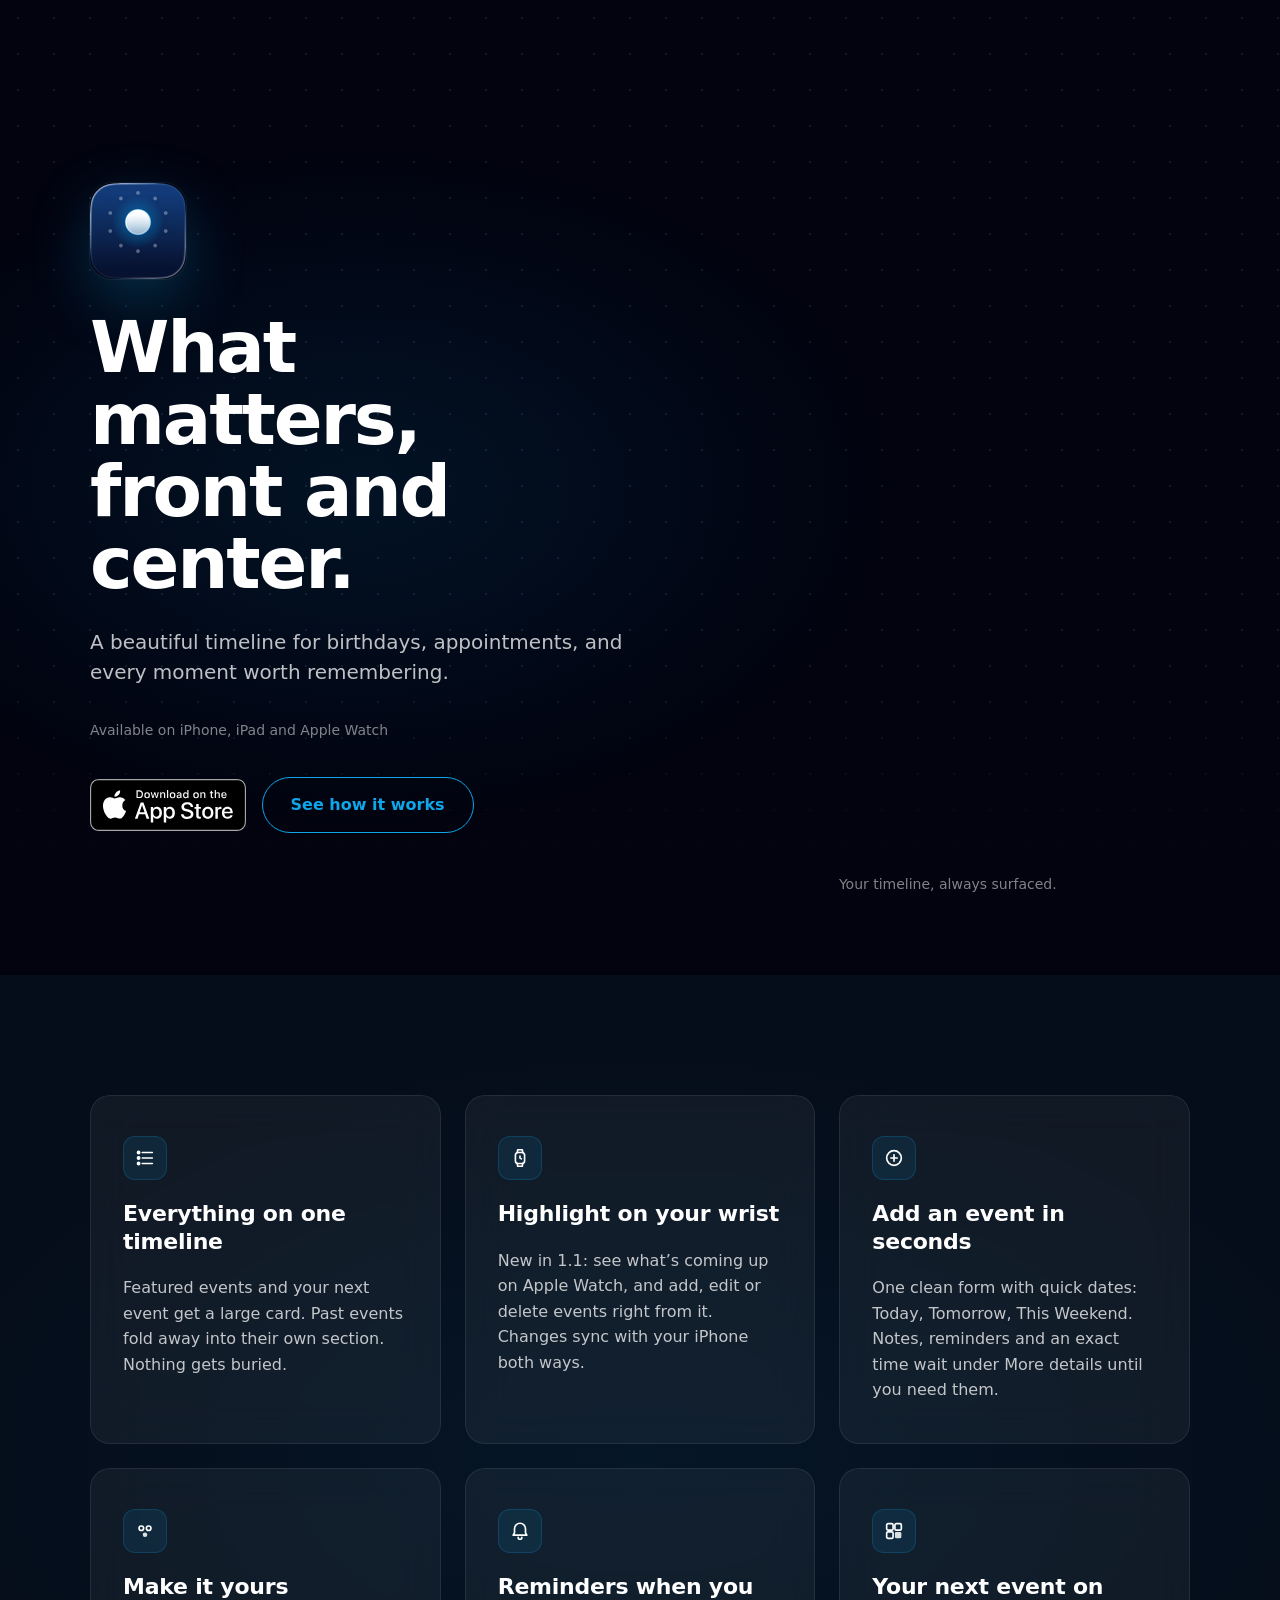
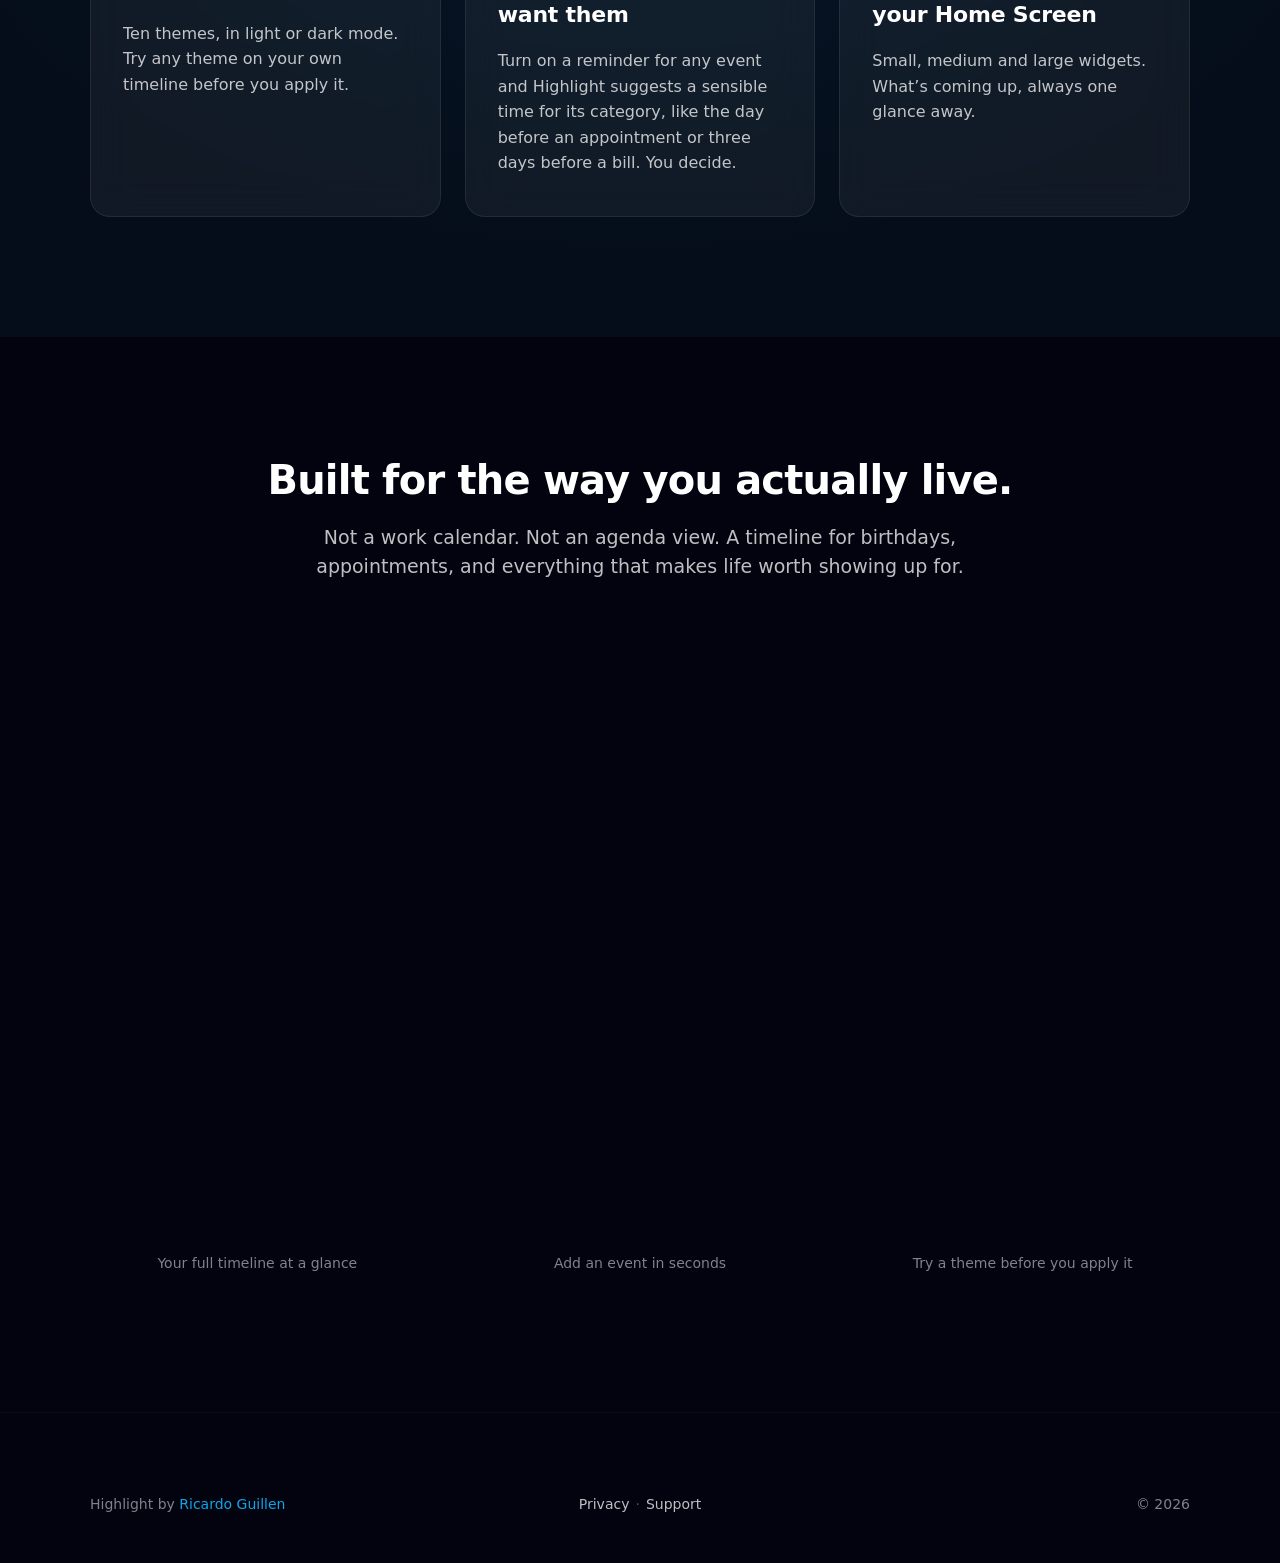
<file: index.html>
<!DOCTYPE html>
<html lang="en">
<head>
<meta charset="UTF-8">
<meta name="viewport" content="width=device-width, initial-scale=1.0">
<title>Highlight — What matters, front and center.</title>
<meta name="description" content="A beautiful timeline for birthdays, appointments, and every moment worth remembering. Highlight is the personal life event organizer for iPhone, iPad and Apple Watch.">
<meta name="theme-color" content="#02030F">
<meta http-equiv="Content-Security-Policy" content="default-src 'self'; style-src 'self'; img-src 'self'; script-src 'self'; form-action 'none';">
<meta name="referrer" content="strict-origin-when-cross-origin">
<link rel="icon" type="image/png" href="assets/icon.png">
<link rel="stylesheet" href="styles.css">
</head>
<body class="page">

  <!-- ============ HERO ============ -->
  <header class="hero" data-screen-label="01 Hero">
    <div class="hero-inner">

      <div class="hero-text">
        <img class="hero-icon" src="assets/icon.png" alt="Highlight app icon">
        <h1>What matters,<br>front and center.</h1>
        <p class="hero-descriptor">A beautiful timeline for birthdays, appointments, and every moment worth remembering.</p>
        <p class="social-proof">
          <span>Available on iPhone, iPad and Apple Watch</span>
        </p>
        <div class="cta-row">
          <a class="btn-appstore" href="https://apps.apple.com/us/app/highlight-moments/id6767762435" aria-label="Download Highlight on the App Store">
            <img src="assets/app-store-badge.svg" alt="Download on the App Store" width="156" height="52">
          </a>
          <a class="btn-secondary" href="#features">See how it works</a>
        </div>
      </div>

      <div class="device-col">
        <div class="device-frame fade-in">
          <img src="assets/screenshot-01-timeline.png" alt="Highlight timeline with a large featured Product Launch card for today, followed by upcoming events" width="660" height="1434" loading="eager">
        </div>
        <p class="device-caption">Your timeline, always surfaced.</p>
      </div>

    </div>
  </header>

  <!-- ============ FEATURES ============ -->
  <section class="features" id="features" data-screen-label="02 Features">
    <div class="features-grid">

      <article class="feature-card">
        <div class="feature-icon" aria-hidden="true">
          <svg width="22" height="22" viewBox="0 0 24 24" fill="none" stroke="currentColor" stroke-width="1.8" stroke-linecap="round" stroke-linejoin="round">
            <circle cx="5" cy="6" r="1.2" fill="currentColor"></circle>
            <line x1="9" y1="6" x2="20" y2="6"></line>
            <circle cx="5" cy="12" r="1.2" fill="currentColor"></circle>
            <line x1="9" y1="12" x2="20" y2="12"></line>
            <circle cx="5" cy="18" r="1.2" fill="currentColor"></circle>
            <line x1="9" y1="18" x2="20" y2="18"></line>
          </svg>
        </div>
        <h3>Everything on one timeline</h3>
        <p>Featured events and your next event get a large card. Past events fold away into their own section. Nothing gets buried.</p>
      </article>

      <article class="feature-card">
        <div class="feature-icon" aria-hidden="true">
          <svg width="22" height="22" viewBox="0 0 24 24" fill="none" stroke="currentColor" stroke-width="1.8" stroke-linecap="round" stroke-linejoin="round">
            <rect x="7" y="6" width="10" height="12" rx="3"></rect>
            <path d="M9 6l.5-3h5l.5 3"></path>
            <path d="M9 18l.5 3h5l.5-3"></path>
            <polyline points="12 10 12 12 13.5 13"></polyline>
          </svg>
        </div>
        <h3>Highlight on your wrist</h3>
        <p>New in 1.1: see what&rsquo;s coming up on Apple Watch, and add, edit or delete events right from it. Changes sync with your iPhone both ways.</p>
      </article>

      <article class="feature-card">
        <div class="feature-icon" aria-hidden="true">
          <svg width="22" height="22" viewBox="0 0 24 24" fill="none" stroke="currentColor" stroke-width="1.8" stroke-linecap="round" stroke-linejoin="round">
            <circle cx="12" cy="12" r="8"></circle>
            <line x1="12" y1="8.5" x2="12" y2="15.5"></line>
            <line x1="8.5" y1="12" x2="15.5" y2="12"></line>
          </svg>
        </div>
        <h3>Add an event in seconds</h3>
        <p>One clean form with quick dates: Today, Tomorrow, This Weekend. Notes, reminders and an exact time wait under More details until you need them.</p>
      </article>

      <article class="feature-card">
        <div class="feature-icon" aria-hidden="true">
          <svg width="22" height="22" viewBox="0 0 24 24" fill="none" stroke="currentColor" stroke-width="1.8" stroke-linecap="round" stroke-linejoin="round">
            <circle cx="8" cy="9" r="2.5"></circle>
            <circle cx="16" cy="9" r="2.5"></circle>
            <circle cx="12" cy="16" r="2.5" fill="currentColor" stroke="none" opacity="0.85"></circle>
          </svg>
        </div>
        <h3>Make it yours</h3>
        <p>Ten themes, in light or dark mode. Try any theme on your own timeline before you apply it.</p>
      </article>

      <article class="feature-card">
        <div class="feature-icon" aria-hidden="true">
          <svg width="22" height="22" viewBox="0 0 24 24" fill="none" stroke="currentColor" stroke-width="1.8" stroke-linecap="round" stroke-linejoin="round">
            <path d="M6 9.5a6 6 0 0 1 12 0V14l1.5 2.5H4.5L6 14V9.5z"></path>
            <path d="M10 19a2 2 0 0 0 4 0"></path>
          </svg>
        </div>
        <h3>Reminders when you want them</h3>
        <p>Turn on a reminder for any event and Highlight suggests a sensible time for its category, like the day before an appointment or three days before a bill. You decide.</p>
      </article>

      <article class="feature-card">
        <div class="feature-icon" aria-hidden="true">
          <svg width="22" height="22" viewBox="0 0 24 24" fill="none" stroke="currentColor" stroke-width="1.8" stroke-linecap="round" stroke-linejoin="round">
            <rect x="4" y="4" width="7" height="7" rx="1.5"></rect>
            <rect x="13" y="4" width="7" height="7" rx="1.5"></rect>
            <rect x="4" y="13" width="7" height="7" rx="1.5"></rect>
            <rect x="13" y="13" width="7" height="7" rx="1.5" fill="currentColor" stroke="none" opacity="0.85"></rect>
          </svg>
        </div>
        <h3>Your next event on your Home Screen</h3>
        <p>Small, medium and large widgets. What&rsquo;s coming up, always one glance away.</p>
      </article>

    </div>
  </section>

  <!-- ============ SHOWCASE ============ -->
  <section class="showcase" data-screen-label="03 Showcase">
    <div class="showcase-head">
      <h2>Built for the way you actually live.</h2>
      <p>Not a work calendar. Not an agenda view. A timeline for birthdays, appointments, and everything that makes life worth showing up for.</p>
    </div>

    <div class="showcase-grid">

      <figure class="showcase-item">
        <div class="device-frame fade-in">
          <img src="assets/screenshot-01-timeline.png" alt="Highlight timeline showing today&rsquo;s and tomorrow&rsquo;s events grouped by day" width="660" height="1434" loading="lazy">
        </div>
        <figcaption class="device-caption">Your full timeline at a glance</figcaption>
      </figure>

      <figure class="showcase-item">
        <div class="device-frame fade-in">
          <img src="assets/screenshot-02-add-event.png" alt="Highlight add event form with a title, quick dates Today, Tomorrow and This Weekend, and a category" width="660" height="1434" loading="lazy">
        </div>
        <figcaption class="device-caption">Add an event in seconds</figcaption>
      </figure>

      <figure class="showcase-item">
        <div class="device-frame fade-in">
          <img src="assets/screenshot-03-themes.png" alt="Try a Theme previewing the Sunset Vibrant theme on the timeline, with a row of theme swatches" width="660" height="1434" loading="lazy">
        </div>
        <figcaption class="device-caption">Try a theme before you apply it</figcaption>
      </figure>

    </div>
  </section>

  <!-- ============ FOOTER ============ -->
  <footer class="footer" data-screen-label="04 Footer">
    <div class="footer-inner">
      <span class="left">Highlight by <a href="https://ricardoguillen.dev" rel="noopener noreferrer">Ricardo Guillen</a></span>
      <span class="center">
        <a href="privacy.html">Privacy</a>
        <span class="sep">·</span>
        <a href="support.html">Support</a>
      </span>
      <span class="right">© 2026</span>
    </div>
  </footer>

  <script defer src="script.js"></script>

</body>
</html>
</file>
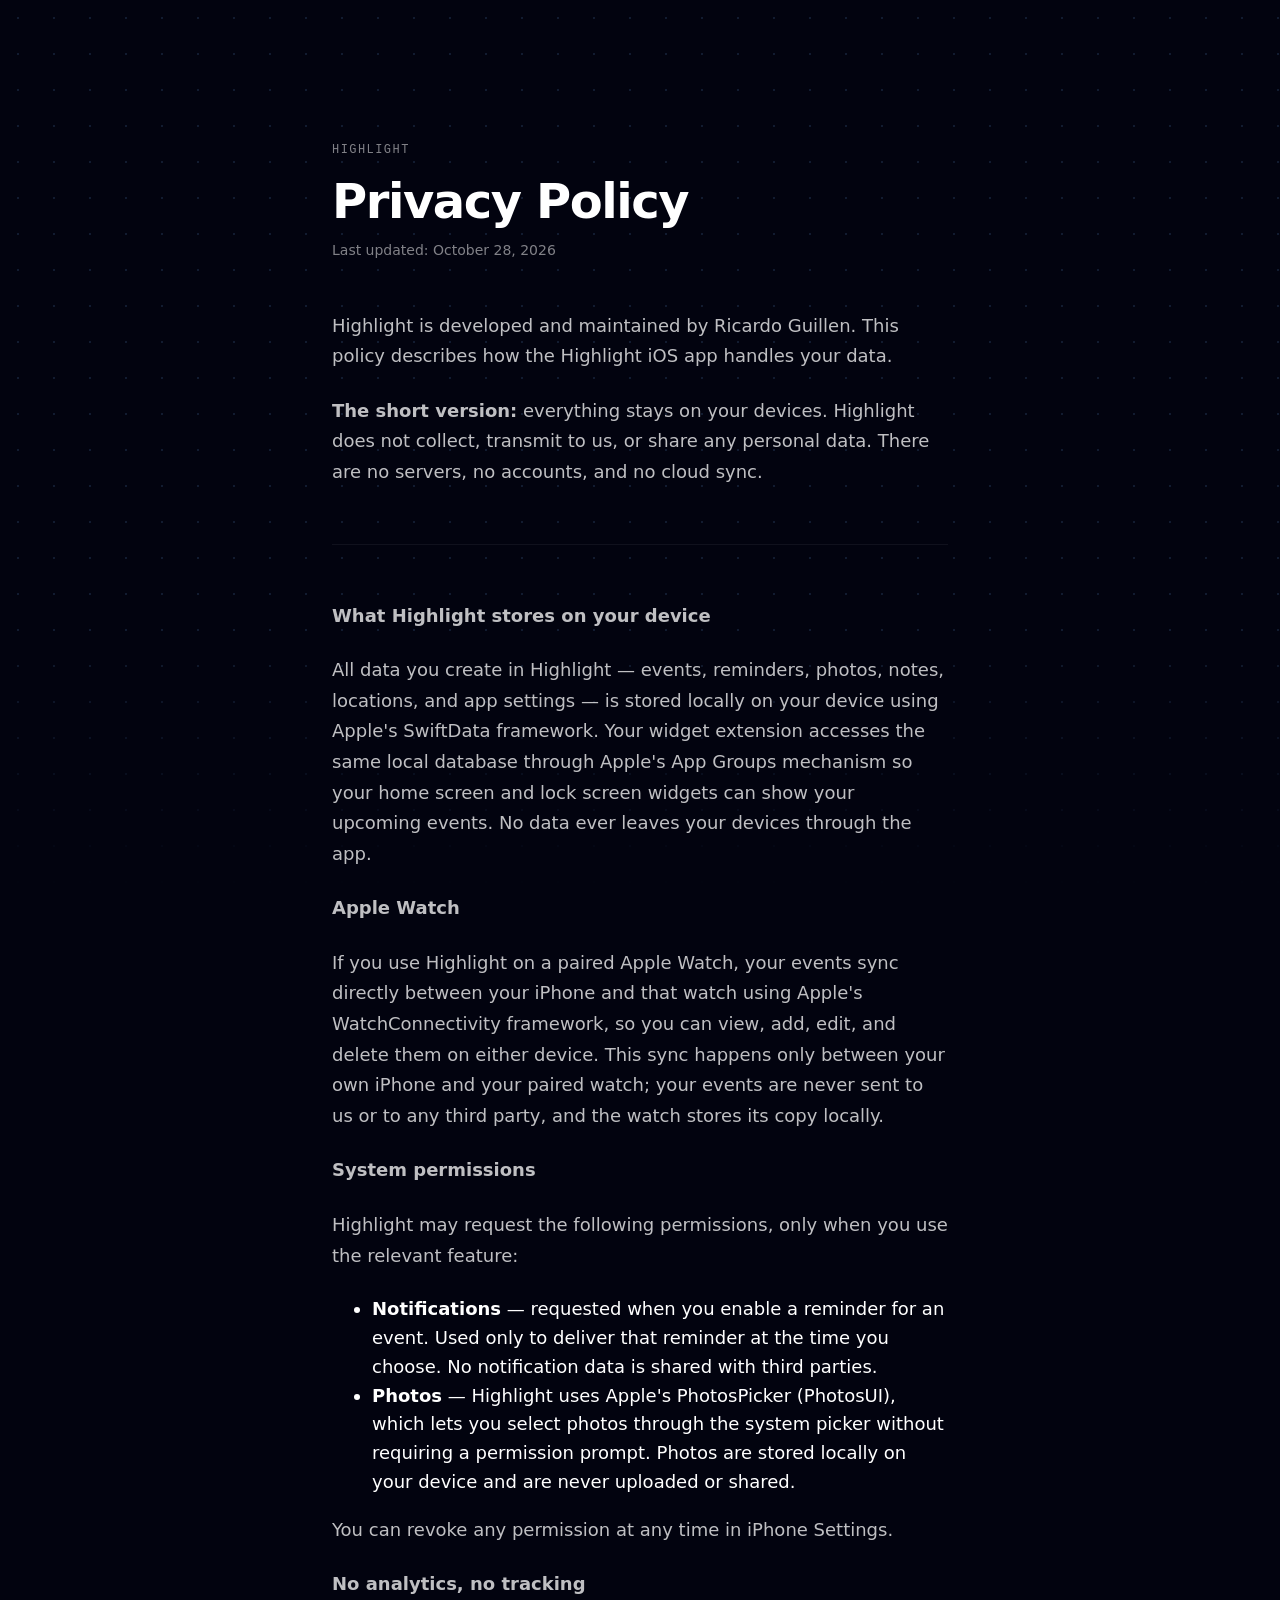
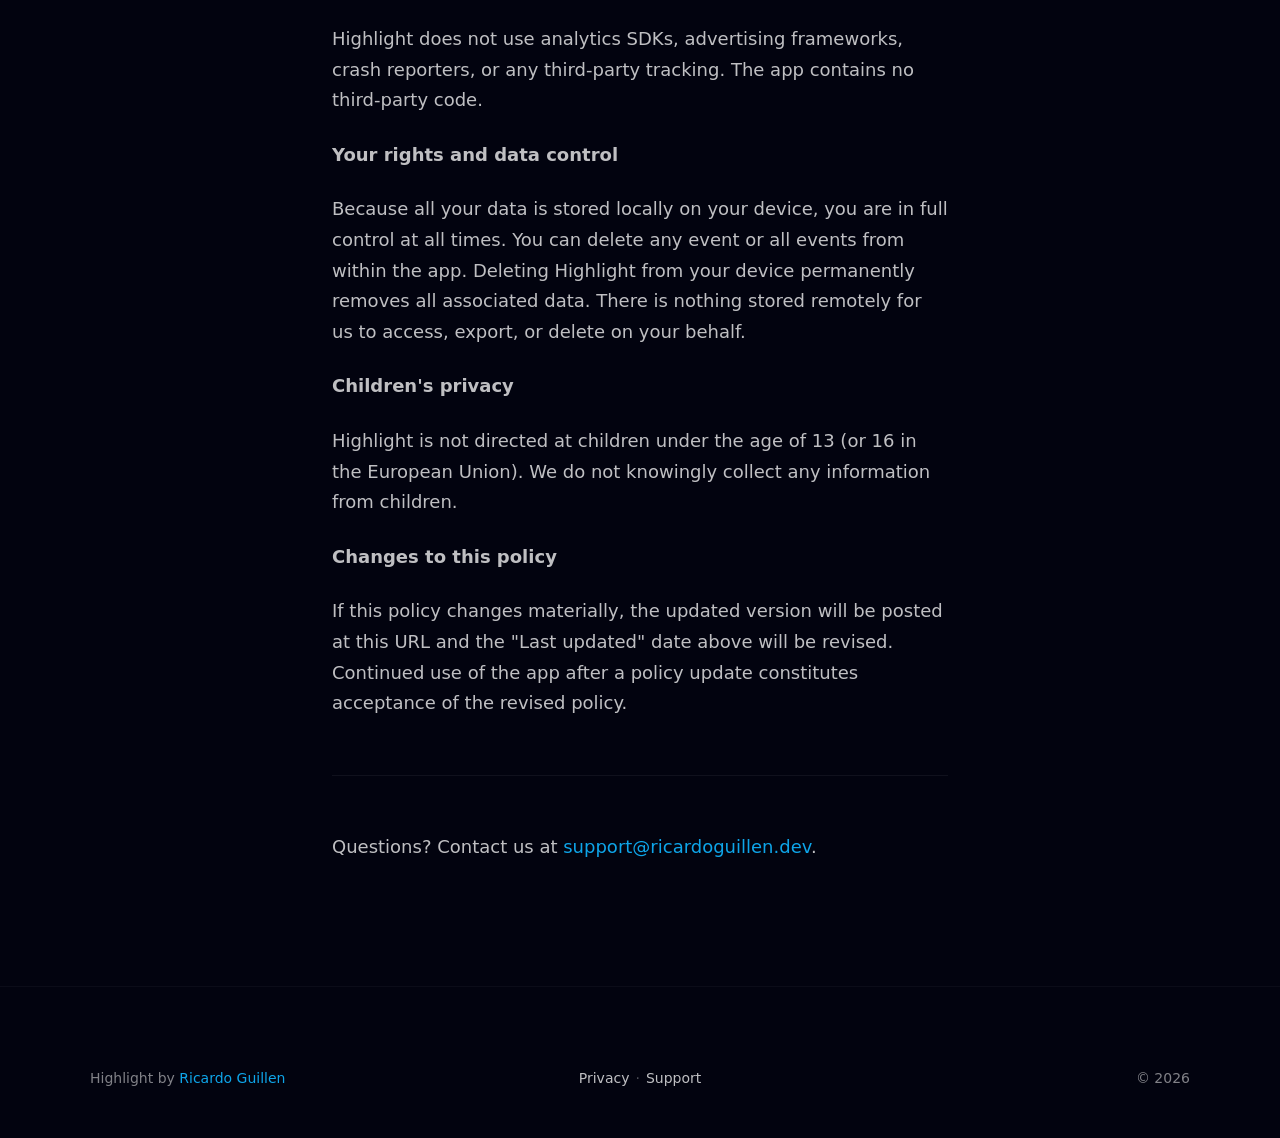
<file: privacy.html>
<!DOCTYPE html>
<html lang="en">
<head>
<meta charset="UTF-8">
<meta name="viewport" content="width=device-width, initial-scale=1.0">
<title>Privacy Policy — Highlight</title>
<meta name="description" content="Highlight collects no personal data. Everything stays on your device.">
<meta name="theme-color" content="#02030F">
<meta http-equiv="Content-Security-Policy" content="default-src 'self'; style-src 'self'; img-src 'self'; script-src 'none'; form-action 'none';">
<meta name="referrer" content="strict-origin-when-cross-origin">
<link rel="icon" type="image/png" href="assets/icon.png">
<link rel="stylesheet" href="styles.css">
</head>
<body class="page">

  <main class="doc">
    <p class="eyebrow">Highlight</p>
    <h1>Privacy Policy</h1>
    <p class="updated">Last updated: October 28, 2026</p>

    <p>Highlight is developed and maintained by Ricardo Guillen. This policy describes how the Highlight iOS app handles your data.</p>

    <p><strong>The short version:</strong> everything stays on your devices. Highlight does not collect, transmit to us, or share any personal data. There are no servers, no accounts, and no cloud sync.</p>

    <hr>

    <p><strong>What Highlight stores on your device</strong></p>
    <p>All data you create in Highlight — events, reminders, photos, notes, locations, and app settings — is stored locally on your device using Apple's SwiftData framework. Your widget extension accesses the same local database through Apple's App Groups mechanism so your home screen and lock screen widgets can show your upcoming events. No data ever leaves your devices through the app.</p>

    <p><strong>Apple Watch</strong></p>
    <p>If you use Highlight on a paired Apple Watch, your events sync directly between your iPhone and that watch using Apple's WatchConnectivity framework, so you can view, add, edit, and delete them on either device. This sync happens only between your own iPhone and your paired watch; your events are never sent to us or to any third party, and the watch stores its copy locally.</p>

    <p><strong>System permissions</strong></p>
    <p>Highlight may request the following permissions, only when you use the relevant feature:</p>
    <ul>
      <li><strong>Notifications</strong> — requested when you enable a reminder for an event. Used only to deliver that reminder at the time you choose. No notification data is shared with third parties.</li>
      <li><strong>Photos</strong> — Highlight uses Apple's PhotosPicker (PhotosUI), which lets you select photos through the system picker without requiring a permission prompt. Photos are stored locally on your device and are never uploaded or shared.</li>
    </ul>
    <p>You can revoke any permission at any time in iPhone Settings.</p>

    <p><strong>No analytics, no tracking</strong></p>
    <p>Highlight does not use analytics SDKs, advertising frameworks, crash reporters, or any third-party tracking. The app contains no third-party code.</p>

    <p><strong>Your rights and data control</strong></p>
    <p>Because all your data is stored locally on your device, you are in full control at all times. You can delete any event or all events from within the app. Deleting Highlight from your device permanently removes all associated data. There is nothing stored remotely for us to access, export, or delete on your behalf.</p>

    <p><strong>Children's privacy</strong></p>
    <p>Highlight is not directed at children under the age of 13 (or 16 in the European Union). We do not knowingly collect any information from children.</p>

    <p><strong>Changes to this policy</strong></p>
    <p>If this policy changes materially, the updated version will be posted at this URL and the "Last updated" date above will be revised. Continued use of the app after a policy update constitutes acceptance of the revised policy.</p>

    <hr>

    <p>Questions? Contact us at <a href="mailto:support@ricardoguillen.dev">support@ricardoguillen.dev</a>.</p>
  </main>

  <footer class="footer">
    <div class="footer-inner">
      <span class="left">Highlight by <a href="https://ricardoguillen.dev" rel="noopener noreferrer">Ricardo Guillen</a></span>
      <span class="center">
        <a href="privacy.html">Privacy</a>
        <span class="sep">·</span>
        <a href="support.html">Support</a>
      </span>
      <span class="right">© 2026</span>
    </div>
  </footer>

</body>
</html>
</file>
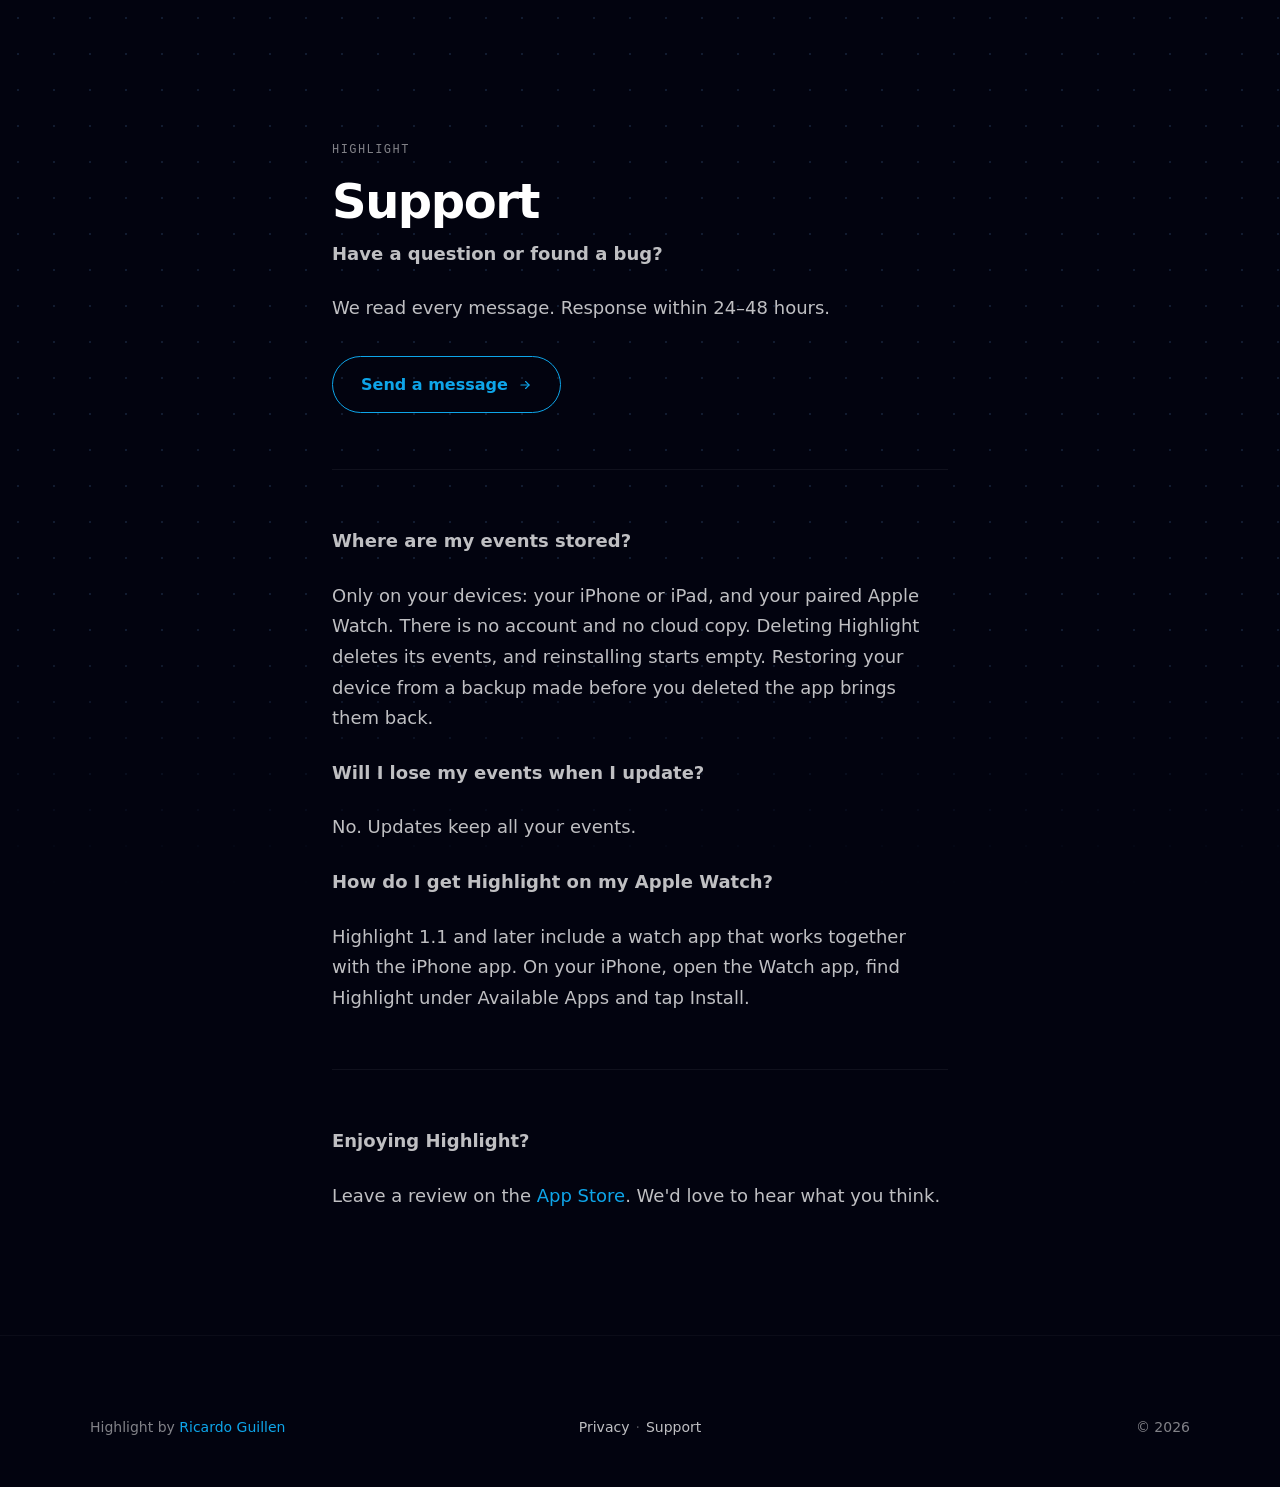
<file: support.html>
<!DOCTYPE html>
<html lang="en">
<head>
<meta charset="UTF-8">
<meta name="viewport" content="width=device-width, initial-scale=1.0">
<title>Support — Highlight</title>
<meta name="description" content="Get help with Highlight, or leave a review on the App Store.">
<meta name="theme-color" content="#02030F">
<meta http-equiv="Content-Security-Policy" content="default-src 'self'; style-src 'self'; img-src 'self'; script-src 'none'; form-action 'none';">
<meta name="referrer" content="strict-origin-when-cross-origin">
<link rel="icon" type="image/png" href="assets/icon.png">
<link rel="stylesheet" href="styles.css">
</head>
<body class="page">

  <main class="doc">
    <p class="eyebrow">Highlight</p>
    <h1>Support</h1>

    <p><strong>Have a question or found a bug?</strong></p>
    <p>We read every message. Response within 24&ndash;48 hours.</p>
    <p class="doc-cta">
      <a class="btn-secondary" href="mailto:support@ricardoguillen.dev">
        Send a message
        <svg width="14" height="14" viewBox="0 0 24 24" fill="none" stroke="currentColor" stroke-width="2" stroke-linecap="round" stroke-linejoin="round" aria-hidden="true">
          <line x1="5" y1="12" x2="19" y2="12"></line>
          <polyline points="13 6 19 12 13 18"></polyline>
        </svg>
      </a>
    </p>

    <hr>

    <p><strong>Where are my events stored?</strong></p>
    <p>Only on your devices: your iPhone or iPad, and your paired Apple Watch. There is no account and no cloud copy. Deleting Highlight deletes its events, and reinstalling starts empty. Restoring your device from a backup made before you deleted the app brings them back.</p>

    <p><strong>Will I lose my events when I update?</strong></p>
    <p>No. Updates keep all your events.</p>

    <p><strong>How do I get Highlight on my Apple Watch?</strong></p>
    <p>Highlight 1.1 and later include a watch app that works together with the iPhone app. On your iPhone, open the Watch app, find Highlight under Available Apps and tap Install.</p>

    <hr>

    <p><strong>Enjoying Highlight?</strong></p>
    <p>Leave a review on the <a href="https://apps.apple.com/us/app/highlight-moments/id6767762435" rel="noopener noreferrer">App Store</a>. We'd love to hear what you think.</p>
  </main>

  <footer class="footer">
    <div class="footer-inner">
      <span class="left">Highlight by <a href="https://ricardoguillen.dev" rel="noopener noreferrer">Ricardo Guillen</a></span>
      <span class="center">
        <a href="privacy.html">Privacy</a>
        <span class="sep">·</span>
        <a href="support.html">Support</a>
      </span>
      <span class="right">© 2026</span>
    </div>
  </footer>

</body>
</html>
</file>
<file: styles.css>
/* Highlight — shared styles */

:root {
  --color-bg:           #02030F;
  --color-bg-alt:       #050D1A;
  --color-accent:       #007ACC;
  --color-glow:         #0EA5E9;
  --color-glow-bright:  #FFFFFF;
  --color-text:         #FFFFFF;
  --color-text-2:       rgba(255, 255, 255, 0.75);
  --color-text-3:       rgba(255, 255, 255, 0.50);
  --color-dot-grid:     rgba(92, 140, 200, 0.18);
  --color-glass-fill:   rgba(255, 255, 255, 0.05);
  --color-glass-border: rgba(255, 255, 255, 0.08);
  --color-star:         #F5C518;

  --max-w: 1100px;
  --pad-x: 32px;
  --pad-y: 120px;
}

* {
  box-sizing: border-box;
}

html, body {
  margin: 0;
  padding: 0;
  background: var(--color-bg);
  color: var(--color-text);
  font-family: -apple-system, "SF Pro Display", "SF Pro Text", system-ui, -apple-system, BlinkMacSystemFont, "Segoe UI", sans-serif;
  font-size: 18px;
  line-height: 1.6;
  -webkit-font-smoothing: antialiased;
  -moz-osx-font-smoothing: grayscale;
  text-rendering: optimizeLegibility;
}

body {
  overflow-x: hidden;
}

a {
  color: var(--color-glow);
  text-decoration: none;
  transition: color 160ms ease;
}

a:hover {
  color: #5ec3f7;
}

a:focus-visible,
button:focus-visible {
  outline: 2px solid var(--color-glow);
  outline-offset: 4px;
  border-radius: 4px;
}

img {
  max-width: 100%;
  display: block;
}

.container {
  max-width: var(--max-w);
  margin: 0 auto;
  padding: 0 var(--pad-x);
}

/* ============ Page background — dot grid ============ */
.page {
  position: relative;
  isolation: isolate;
}

.page::before {
  content: "";
  position: fixed;
  inset: 0;
  background-image: radial-gradient(circle, var(--color-dot-grid) 1px, transparent 1px);
  background-size: 36px 36px;
  background-position: 0 0;
  pointer-events: none;
  z-index: -2;
  mask-image: linear-gradient(to bottom, black 0%, black 70%, transparent 100%);
  -webkit-mask-image: linear-gradient(to bottom, black 0%, black 70%, transparent 100%);
}

/* ============ Hero ============ */
.hero {
  position: relative;
  min-height: 100vh;
  padding: 120px var(--pad-x) 80px;
  display: flex;
  align-items: center;
  overflow: hidden;
}

.hero::before {
  content: "";
  position: absolute;
  inset: 0;
  background: radial-gradient(ellipse 60% 50% at 28% 50%, rgba(14, 165, 233, 0.10) 0%, transparent 70%);
  pointer-events: none;
  z-index: -1;
}

.hero-inner {
  max-width: var(--max-w);
  margin: 0 auto;
  width: 100%;
  display: grid;
  grid-template-columns: 1.05fr 0.95fr;
  gap: 80px;
  align-items: center;
}

.hero-icon {
  width: 96px;
  height: 96px;
  border-radius: 22px;
  margin-bottom: 32px;
  box-shadow:
    0 20px 60px rgba(14, 165, 233, 0.25),
    0 0 0 1px rgba(255, 255, 255, 0.06);
}

.hero h1 {
  font-size: 72px;
  font-weight: 700;
  line-height: 1.0;
  letter-spacing: -0.03em;
  margin: 0 0 28px;
  color: var(--color-text);
}

.hero-descriptor {
  font-size: 20px;
  line-height: 1.5;
  color: var(--color-text-2);
  max-width: 32em;
  margin: 0 0 32px;
}

.social-proof {
  font-size: 14px;
  color: var(--color-text-3);
  margin: 0 0 36px;
  display: flex;
  align-items: center;
  gap: 10px;
}

.social-proof .stars {
  color: var(--color-star);
  letter-spacing: 1px;
}

.cta-row {
  display: flex;
  gap: 16px;
  flex-wrap: wrap;
  align-items: center;
}

.btn-primary {
  display: inline-flex;
  align-items: center;
  gap: 10px;
  background: var(--color-glow);
  color: white;
  border: none;
  font: inherit;
  font-weight: 600;
  font-size: 16px;
  padding: 16px 32px;
  border-radius: 50px;
  cursor: pointer;
  box-shadow:
    0 0 40px rgba(14, 165, 233, 0.35),
    inset 0 1px 0 rgba(255, 255, 255, 0.25);
  transition: transform 200ms cubic-bezier(0.34, 1.56, 0.64, 1), box-shadow 200ms ease;
}

.btn-primary:hover {
  transform: translateY(-2px);
  color: white;
  box-shadow:
    0 0 60px rgba(14, 165, 233, 0.55),
    inset 0 1px 0 rgba(255, 255, 255, 0.25);
}

.btn-secondary {
  display: inline-flex;
  align-items: center;
  gap: 10px;
  background: transparent;
  color: var(--color-glow);
  border: 1px solid var(--color-glow);
  font: inherit;
  font-weight: 600;
  font-size: 16px;
  padding: 14px 28px;
  border-radius: 50px;
  cursor: pointer;
  transition: background 160ms ease, color 160ms ease;
}

.btn-secondary:hover {
  background: rgba(14, 165, 233, 0.10);
  color: #5ec3f7;
}

.btn-appstore {
  display: inline-flex;
  align-items: center;
  border-radius: 10px;
  transition: transform 200ms cubic-bezier(0.34, 1.56, 0.64, 1), opacity 160ms ease;
}

.btn-appstore img {
  height: 52px;
  width: auto;
  display: block;
}

.btn-appstore:hover {
  transform: translateY(-2px);
  opacity: 0.92;
}

/* ============ Device frame ============ */
.device-col {
  display: flex;
  flex-direction: column;
  align-items: center;
  gap: 16px;
}

.device-frame {
  position: relative;
  width: 100%;
  max-width: 340px;
  aspect-ratio: 9 / 19.5;
  border-radius: 44px;
  background: var(--color-bg-alt);
  box-shadow:
    0 60px 120px rgba(0, 0, 0, 0.7),
    0 0 0 1.5px rgba(255, 255, 255, 0.10),
    0 0 0 3px rgba(255, 255, 255, 0.04);
  overflow: hidden;
}

.device-frame img {
  width: 100%;
  height: 100%;
  object-fit: cover;
}

/* Home indicator */
.device-frame::after {
  content: "";
  position: absolute;
  bottom: 10px;
  left: 50%;
  transform: translateX(-50%);
  width: 110px;
  height: 4px;
  border-radius: 2px;
  background: rgba(255, 255, 255, 0.25);
  z-index: 5;
}

.device-caption {
  font-size: 14px;
  color: var(--color-text-3);
  text-align: center;
  margin: 0;
}

/* ============ Features section ============ */
.features {
  position: relative;
  padding: var(--pad-y) var(--pad-x);
  background:
    radial-gradient(ellipse 80% 60% at 50% 50%, rgba(14, 165, 233, 0.06) 0%, transparent 70%),
    var(--color-bg-alt);
}

.features-grid {
  max-width: var(--max-w);
  margin: 0 auto;
  display: grid;
  grid-template-columns: repeat(3, 1fr);
  gap: 24px;
}

.feature-card {
  background: var(--color-glass-fill);
  border: 1px solid var(--color-glass-border);
  backdrop-filter: blur(20px);
  -webkit-backdrop-filter: blur(20px);
  border-radius: 20px;
  padding: 40px 32px;
  display: flex;
  flex-direction: column;
  gap: 20px;
}

.feature-icon {
  width: 44px;
  height: 44px;
  display: flex;
  align-items: center;
  justify-content: center;
  border-radius: 12px;
  background: rgba(14, 165, 233, 0.10);
  border: 1px solid rgba(14, 165, 233, 0.20);
  color: var(--color-text);
}

.feature-card h3 {
  font-size: 22px;
  font-weight: 600;
  line-height: 1.25;
  letter-spacing: -0.01em;
  margin: 0;
}

.feature-card p {
  font-size: 16px;
  line-height: 1.6;
  color: var(--color-text-2);
  margin: 0;
}

/* ============ Showcase ============ */
.showcase {
  padding: var(--pad-y) var(--pad-x);
}

.showcase-head {
  max-width: var(--max-w);
  margin: 0 auto 80px;
  text-align: center;
}

.showcase-head h2,
.section-title {
  font-size: 40px;
  font-weight: 600;
  line-height: 1.15;
  letter-spacing: -0.02em;
  margin: 0 0 20px;
  color: var(--color-text);
}

.showcase-head p,
.section-sub {
  font-size: 19px;
  color: var(--color-text-2);
  max-width: 36em;
  margin: 0 auto;
  line-height: 1.55;
}

.showcase-grid {
  max-width: var(--max-w);
  margin: 0 auto;
  display: grid;
  grid-template-columns: repeat(3, 1fr);
  gap: 48px;
  align-items: start;
}

.showcase-item {
  display: flex;
  flex-direction: column;
  align-items: center;
  gap: 20px;
}

.showcase-item .device-frame {
  max-width: 260px;
}

/* ============ Footer ============ */
.footer {
  padding: 80px var(--pad-x) 48px;
  border-top: 1px solid rgba(255, 255, 255, 0.04);
}

.footer-inner {
  max-width: var(--max-w);
  margin: 0 auto;
  display: grid;
  grid-template-columns: 1fr auto 1fr;
  align-items: center;
  gap: 16px;
  font-size: 14px;
  color: var(--color-text-3);
}

.footer-inner .left { justify-self: start; }
.footer-inner .center { justify-self: center; display: flex; gap: 6px; align-items: center; }
.footer-inner .right { justify-self: end; }

.footer-inner .center a {
  color: var(--color-text-2);
}

.footer-inner .center .sep {
  color: var(--color-text-3);
  opacity: 0.6;
}

/* ============ Document pages (privacy/support) ============ */
.doc {
  padding: 140px var(--pad-x) 100px;
  max-width: 680px;
  margin: 0 auto;
}

.doc .eyebrow {
  font-family: ui-monospace, "SF Mono", Menlo, monospace;
  font-size: 12px;
  text-transform: uppercase;
  letter-spacing: 0.12em;
  color: var(--color-text-3);
  margin: 0 0 16px;
}

.doc h1 {
  font-size: 48px;
  font-weight: 700;
  line-height: 1.05;
  letter-spacing: -0.03em;
  margin: 0 0 12px;
}

.doc .updated {
  font-size: 14px;
  color: var(--color-text-3);
  margin: 0 0 48px;
}

.doc p {
  font-size: 18px;
  line-height: 1.7;
  color: var(--color-text-2);
  margin: 0 0 24px;
}

.doc hr {
  border: none;
  height: 1px;
  background: rgba(255, 255, 255, 0.06);
  margin: 56px 0;
}

.doc .doc-cta {
  margin: 32px 0;
}

/* ============ Animations ============ */
.fade-in {
  opacity: 0;
  transform: translateY(24px);
  transition: opacity 0.7s ease, transform 0.7s ease;
}

.fade-in.visible {
  opacity: 1;
  transform: translateY(0);
}

@media (prefers-reduced-motion: reduce) {
  .fade-in, .fade-in.visible {
    transition: none;
    opacity: 1;
    transform: none;
  }
  .btn-appstore { transition: none; }
}

/* ============ Responsive ============ */
@media (max-width: 1100px) {
  .hero h1 { font-size: 60px; }
  .features-grid { grid-template-columns: repeat(2, 1fr); }
  .feature-card:last-child:nth-child(odd) { grid-column: 1 / -1; max-width: 540px; margin: 0 auto; }
  .showcase-grid { grid-template-columns: 1fr; gap: 56px; }
  .showcase-item .device-frame { max-width: 320px; }
}

@media (max-width: 768px) {
  :root { --pad-x: 24px; --pad-y: 80px; }
  .hero {
    padding: 96px var(--pad-x) 64px;
    min-height: auto;
  }
  .hero-inner {
    grid-template-columns: 1fr;
    gap: 56px;
  }
  .device-col { order: 2; }
  .hero h1 { font-size: 44px; }
  .hero-descriptor { font-size: 18px; }
  .cta-row { width: 100%; flex-direction: column; align-items: stretch; }
  .btn-secondary { width: 100%; justify-content: center; }
  .btn-appstore { justify-content: center; }
  .features-grid { grid-template-columns: 1fr; }
  .feature-card:last-child { max-width: none; }
  .section-title, .showcase-head h2 { font-size: 32px; }
  .footer-inner {
    grid-template-columns: 1fr;
    text-align: center;
    gap: 12px;
  }
  .footer-inner .left,
  .footer-inner .center,
  .footer-inner .right { justify-self: center; }
  .doc h1 { font-size: 36px; }
  .doc { padding: 100px var(--pad-x) 80px; }
}

/* ============ High contrast ============ */
@media (prefers-contrast: more) {
  .feature-card {
    backdrop-filter: none;
    -webkit-backdrop-filter: none;
    background: rgba(255, 255, 255, 0.10);
    border-color: rgba(255, 255, 255, 0.25);
  }
  :root {
    --color-text-2: rgba(255, 255, 255, 1);
    --color-text-3: rgba(255, 255, 255, 0.85);
  }
}
</file>
